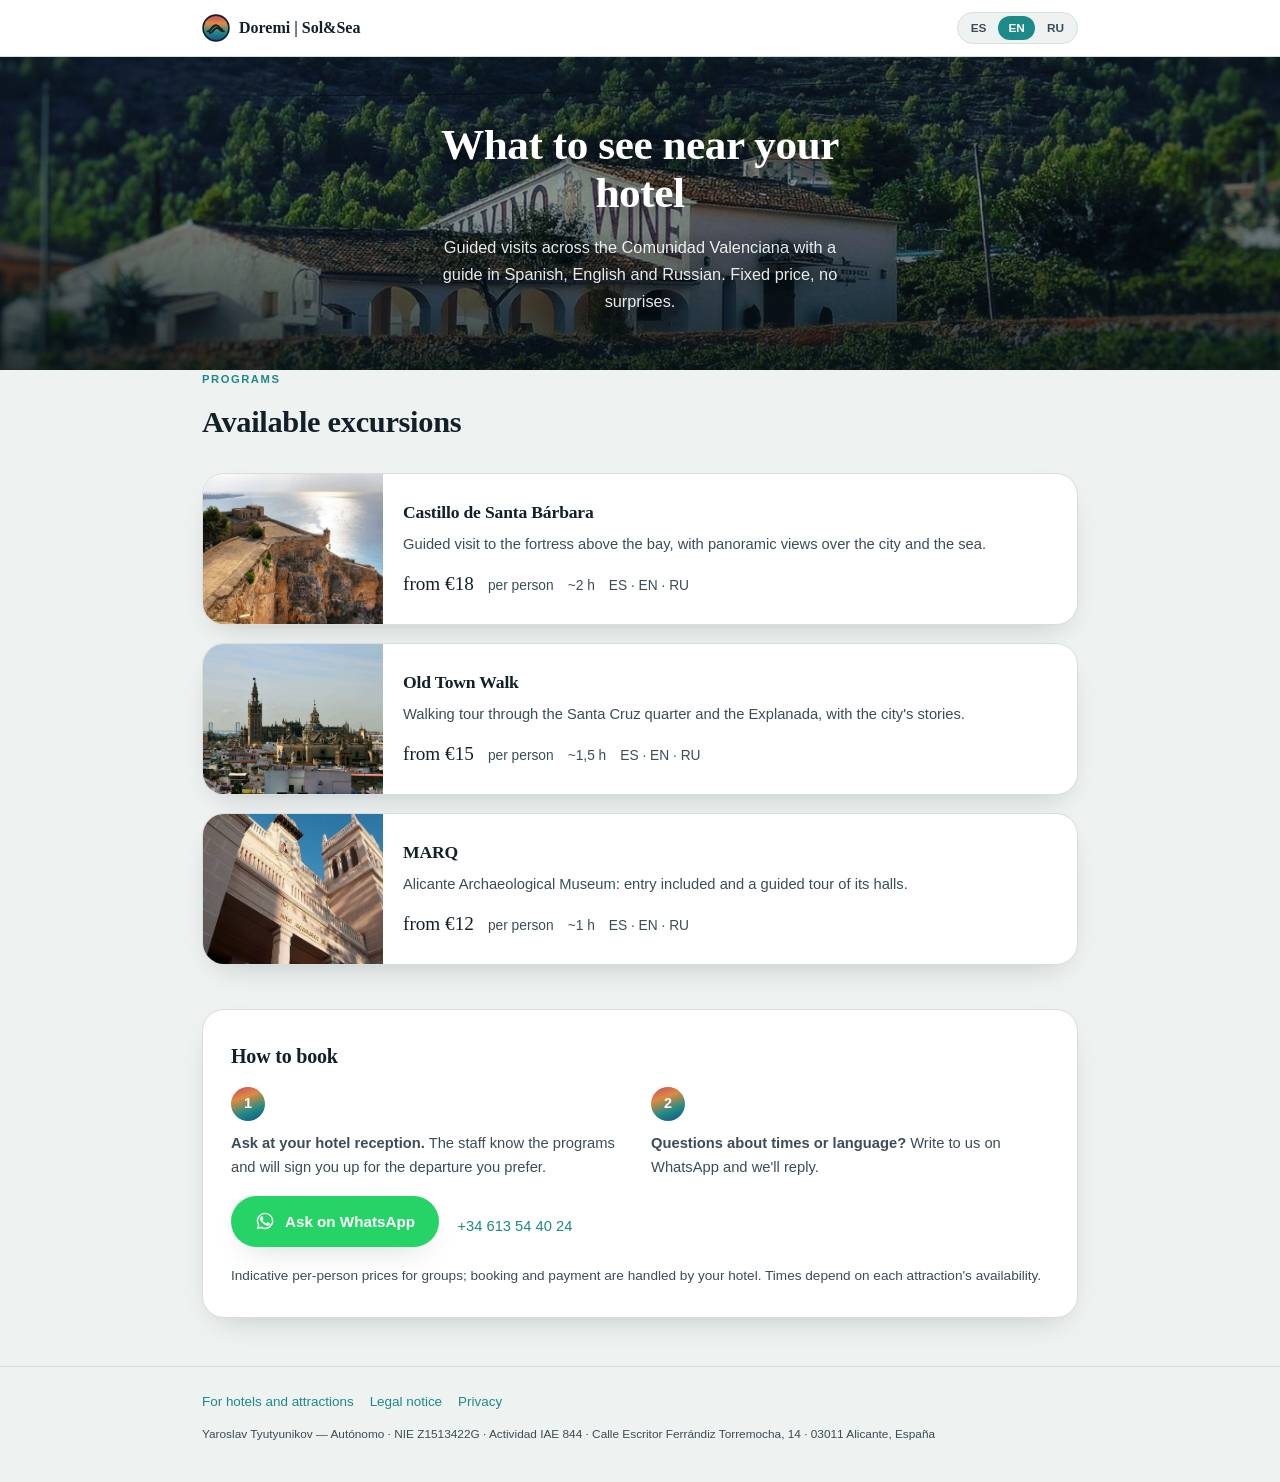
<file: public/guest.html>
<!DOCTYPE html>
<html lang="es">
<head>
<meta charset="utf-8">
<meta name="viewport" content="width=device-width, initial-scale=1">
<title>Qué ver cerca — Doremi | Sol&amp;Sea</title>
<meta name="description" content="Excursiones y visitas guiadas cerca de su hotel en la Comunidad Valenciana: castillo, casco antiguo, museo. Precios por persona y reserva en recepción.">
<link rel="canonical" href="https://doremisolandsea.com/guest.html">
<link rel="icon" href="/favicon.svg" type="image/svg+xml">
<link rel="icon" href="/favicon-32.png" sizes="32x32" type="image/png">
<link rel="apple-touch-icon" href="/apple-touch-icon.png">
<meta property="og:type" content="website">
<meta property="og:title" content="Qué ver cerca de su hotel — Doremi | Sol&amp;Sea">
<meta property="og:description" content="Excursiones y visitas guiadas en la Comunidad Valenciana. Pregunte en recepción de su hotel.">
<meta property="og:url" content="https://doremisolandsea.com/guest.html">
<meta property="og:image" content="https://doremisolandsea.com/og.jpg">
<meta name="theme-color" content="#0d1a20">
<script>
  (function(){
    try{
      var saved = localStorage.getItem('lang'), lang = saved;
      if(!lang){
        var nav = ((navigator.languages && navigator.languages[0]) || navigator.language || 'es').toLowerCase();
        lang = nav.indexOf('ru') === 0 ? 'ru' : (nav.indexOf('es') === 0 ? 'es' : 'en');
      }
      if(lang !== 'es'){ document.documentElement.classList.add('lang-' + lang); }
      document.documentElement.setAttribute('lang', lang);
    }catch(e){}
  })();
</script>
<style>
  :root{
    --ink:#122029; --ink-soft:#3c4d55; --paper:#eef2f1; --paper-raised:#ffffff;
    --line:#d7dedb; --accent:#1c8a86; --rose:#c0466b;
    --wave-gradient: linear-gradient(160deg, #c0466b 0%, #e08a3f 32%, #1c8a86 68%, #1d4d84 100%);
    --shadow: 0 12px 32px -16px rgba(18,32,41,0.28);
    --radius: 22px;
  }
  @media (prefers-color-scheme: dark){
    :root{
      --ink:#eef2f1; --ink-soft:#aab8bd; --paper:#0d1a20; --paper-raised:#132530;
      --line:#22383f; --accent:#3fb6ae; --shadow: 0 12px 36px -16px rgba(0,0,0,0.6);
    }
  }
  *{ box-sizing:border-box; }
  html,body{ margin:0; padding:0; }
  body{
    background:var(--paper); color:var(--ink); line-height:1.65;
    font-family:"Avenir Next","Segoe UI","Helvetica Neue",Arial,sans-serif;
    -webkit-font-smoothing:antialiased;
  }
  [lang-en], [lang-ru]{ display:none; }
  html.lang-en [lang-es], html.lang-ru [lang-es]{ display:none; }
  html.lang-en [lang-en]{ display:revert; }
  html.lang-ru [lang-ru]{ display:revert; }

  .wrap{ max-width:920px; margin:0 auto; padding:0 22px; }
  h1,h2,h3{
    font-family:"Iowan Old Style","Palatino Linotype",Palatino,Georgia,serif;
    font-weight:600; letter-spacing:-0.01em; margin:0; overflow-wrap:break-word;
  }
  p{ margin:0; color:var(--ink-soft); }

  /* шапка */
  header{ background:var(--paper-raised); border-bottom:1px solid var(--line); }
  /* только вертикальные отступы — поля по бокам приходят от .wrap */
  .header-inner{ display:flex; align-items:center; justify-content:space-between; gap:14px; padding-top:12px; padding-bottom:12px; }
  .brand{ display:flex; align-items:center; gap:9px; text-decoration:none; color:var(--ink); }
  .brand-name{ font-family:"Iowan Old Style",Palatino,Georgia,serif; font-size:1rem; font-weight:700; white-space:nowrap; }
  .lang-toggle{ display:flex; border:1px solid var(--line); border-radius:999px; padding:3px; background:var(--paper); gap:2px; }
  .lang-toggle button{
    border:none; background:none; padding:5px 10px; border-radius:999px; font-family:inherit;
    font-size:0.74rem; font-weight:700; color:var(--ink-soft); cursor:pointer;
  }
  .lang-toggle button[aria-pressed="true"]{ background:var(--accent); color:#fff; }

  /* первый экран */
  .hero{
    position:relative; padding:64px 0 56px; color:#fff; text-align:center; isolation:isolate;
  }
  .hero::before{
    content:""; position:absolute; inset:0; z-index:-2;
    background:url('assets/hero/01-alicante.jpg') center/cover, #0b1519;
  }
  .hero::after{
    content:""; position:absolute; inset:0; z-index:-1;
    background:linear-gradient(180deg, rgba(6,17,22,0.6), rgba(6,17,22,0.42) 45%, rgba(6,17,22,0.82));
  }
  .hero h1{ font-size:clamp(1.9rem,4.4vw,2.7rem); line-height:1.12; max-width:20ch; margin:0 auto; text-shadow:0 2px 22px rgba(0,0,0,0.45); }
  .hero p{ margin:16px auto 0; max-width:44ch; color:rgba(255,255,255,0.9); font-size:1.02rem; text-shadow:0 1px 14px rgba(0,0,0,0.45); }

  /* программы */
  main{ padding:48px 0 12px; }
  .eyebrow{ font-size:0.7rem; letter-spacing:0.14em; text-transform:uppercase; color:var(--accent); font-weight:700; margin:0 0 8px; }
  .section-head{ margin-bottom:26px; }
  .section-head h2{ font-size:clamp(1.4rem,3vw,1.9rem); }
  .tours{ display:grid; gap:18px; }
  .tour{
    display:grid; grid-template-columns:180px 1fr; gap:20px; align-items:center;
    background:var(--paper-raised); border:1px solid var(--line); border-radius:var(--radius);
    overflow:hidden; box-shadow:var(--shadow);
  }
  .tour-photo{ background-size:cover; background-position:center; min-height:150px; height:100%; }
  .tour-body{ padding:18px 22px 18px 0; }
  .tour h3{ font-size:1.1rem; margin-bottom:5px; }
  .tour p{ font-size:0.92rem; }
  .tour-meta{
    display:flex; align-items:baseline; gap:14px; flex-wrap:wrap; margin-top:12px;
    font-size:0.86rem; color:var(--ink-soft);
  }
  .tour-price{ font-family:"Iowan Old Style",Georgia,serif; font-size:1.2rem; color:var(--ink); }

  /* как забронировать */
  .booking{
    margin:44px 0 8px; background:var(--paper-raised); border:1px solid var(--line);
    border-radius:var(--radius); padding:30px 28px; box-shadow:var(--shadow);
  }
  .booking h2{ font-size:1.25rem; margin-bottom:14px; }
  .steps{ display:grid; grid-template-columns:1fr 1fr; gap:22px; margin-top:8px; }
  .step-num{
    width:34px; height:34px; border-radius:50%; background:var(--wave-gradient); color:#fff;
    display:flex; align-items:center; justify-content:center; font-weight:700; font-size:0.9rem; margin-bottom:10px;
  }
  .step p{ font-size:0.92rem; }
  .wa-btn{
    display:inline-flex; align-items:center; justify-content:center; gap:10px; margin-top:16px;
    padding:13px 24px; border-radius:999px; background:#25d366; color:#fff;
    text-decoration:none; font-weight:700; font-size:0.95rem; box-shadow:var(--shadow);
  }
  .wa-btn svg{ width:20px; height:20px; fill:#fff; }
  .call{ display:inline-block; margin-top:12px; margin-left:14px; font-size:0.92rem; color:var(--accent); text-decoration:none; }
  .note{ margin-top:18px; font-size:0.85rem; color:var(--ink-soft); }

  footer{ border-top:1px solid var(--line); margin-top:48px; padding:24px 0 38px; }
  .footer-links{ display:flex; gap:16px; flex-wrap:wrap; margin-bottom:12px; }
  .footer-links a{ font-size:0.84rem; color:var(--accent); text-decoration:none; }
  .footer-legal{ font-size:0.74rem; color:var(--ink-soft); line-height:1.6; }

  @media (max-width:640px){
    .tour{ grid-template-columns:1fr; }
    .tour-photo{ min-height:170px; }
    .tour-body{ padding:0 20px 20px; }
    .steps{ grid-template-columns:1fr; }
    .call{ margin-left:0; display:block; }
  }
  @media (prefers-reduced-motion: reduce){ *{ transition:none !important; animation:none !important; } }
</style>
</head>
<body>

<header>
  <div class="wrap header-inner">
    <a class="brand" href="/">
      <svg width="28" height="28" viewBox="0 0 100 100" aria-hidden="true">
        <defs><linearGradient id="g" x1="0" y1="0" x2="0" y2="1">
          <stop offset="0%" stop-color="#c0466b"/><stop offset="32%" stop-color="#e08a3f"/>
          <stop offset="68%" stop-color="#1c8a86"/><stop offset="100%" stop-color="#1d4d84"/>
        </linearGradient></defs>
        <circle cx="50" cy="50" r="46" fill="url(#g)" stroke="currentColor" stroke-width="6"/>
        <path d="M20 62 C34 62 34 40 50 40 C62 40 62 55 72 55" fill="none" stroke="currentColor" stroke-width="7" stroke-linecap="round"/>
        <path d="M28 68 C40 68 40 50 54 50 C64 50 64 62 78 62" fill="none" stroke="currentColor" stroke-width="7" stroke-linecap="round"/>
      </svg>
      <span class="brand-name">Doremi | Sol&amp;Sea</span>
    </a>
    <div class="lang-toggle" role="group" aria-label="Idioma">
      <button id="btn-es" type="button" aria-pressed="true" onclick="setLang('es')">ES</button>
      <button id="btn-en" type="button" aria-pressed="false" onclick="setLang('en')">EN</button>
      <button id="btn-ru" type="button" aria-pressed="false" onclick="setLang('ru')">RU</button>
    </div>
  </div>
</header>

<section class="hero">
  <div class="wrap">
    <h1>
      <span lang-es>Qué ver cerca de su hotel</span>
      <span lang-en>What to see near your hotel</span>
      <span lang-ru>Что посмотреть рядом с отелем</span>
    </h1>
    <p>
      <span lang-es>Visitas guiadas por la Comunidad Valenciana con guía en español, inglés y ruso. Precio cerrado, sin sorpresas.</span>
      <span lang-en>Guided visits across the Comunidad Valenciana with a guide in Spanish, English and Russian. Fixed price, no surprises.</span>
      <span lang-ru>Экскурсии по Валенсийской автономии с гидом на испанском, английском и русском. Фиксированная цена, без сюрпризов.</span>
    </p>
  </div>
</section>

<main class="wrap">
  <div class="section-head">
    <p class="eyebrow"><span lang-es>Programas</span><span lang-en>Programs</span><span lang-ru>Программы</span></p>
    <h2><span lang-es>Excursiones disponibles</span><span lang-en>Available excursions</span><span lang-ru>Доступные экскурсии</span></h2>
  </div>

  <div class="tours">
    <article class="tour">
      <div class="tour-photo" style="background-image:url('assets/hero/exc1.jpg')" role="img" aria-label="Castillo de Santa Bárbara"></div>
      <div class="tour-body">
        <h3>Castillo de Santa Bárbara</h3>
        <p>
          <span lang-es>Visita guiada a la fortaleza sobre la bahía, con vistas panorámicas de la ciudad y el mar.</span>
          <span lang-en>Guided visit to the fortress above the bay, with panoramic views over the city and the sea.</span>
          <span lang-ru>Экскурсия по крепости над бухтой с панорамным видом на город и море.</span>
        </p>
        <div class="tour-meta">
          <span class="tour-price"><span lang-es>desde 18 €</span><span lang-en>from €18</span><span lang-ru>от 18 €</span></span>
          <span><span lang-es>por persona</span><span lang-en>per person</span><span lang-ru>с человека</span></span>
          <span>~2 h</span>
          <span>ES · EN · RU</span>
        </div>
      </div>
    </article>

    <article class="tour">
      <div class="tour-photo" style="background-image:url('assets/hero/exc2.jpg')" role="img" aria-label="Casco Antiguo"></div>
      <div class="tour-body">
        <h3><span lang-es>Casco Antiguo</span><span lang-en>Old Town Walk</span><span lang-ru>Старый город</span></h3>
        <p>
          <span lang-es>Paseo a pie por el barrio de Santa Cruz y la Explanada, con las historias de la ciudad.</span>
          <span lang-en>Walking tour through the Santa Cruz quarter and the Explanada, with the city's stories.</span>
          <span lang-ru>Пешая прогулка по кварталу Санта-Крус и набережной Эспланада с историями города.</span>
        </p>
        <div class="tour-meta">
          <span class="tour-price"><span lang-es>desde 15 €</span><span lang-en>from €15</span><span lang-ru>от 15 €</span></span>
          <span><span lang-es>por persona</span><span lang-en>per person</span><span lang-ru>с человека</span></span>
          <span>~1,5 h</span>
          <span>ES · EN · RU</span>
        </div>
      </div>
    </article>

    <article class="tour">
      <div class="tour-photo" style="background-image:url('assets/hero/exc3.jpg')" role="img" aria-label="MARQ"></div>
      <div class="tour-body">
        <h3>MARQ</h3>
        <p>
          <span lang-es>Museo Arqueológico de Alicante: entrada incluida y visita guiada por sus salas.</span>
          <span lang-en>Alicante Archaeological Museum: entry included and a guided tour of its halls.</span>
          <span lang-ru>Археологический музей Аликанте: билет включён, экскурсия по залам.</span>
        </p>
        <div class="tour-meta">
          <span class="tour-price"><span lang-es>desde 12 €</span><span lang-en>from €12</span><span lang-ru>от 12 €</span></span>
          <span><span lang-es>por persona</span><span lang-en>per person</span><span lang-ru>с человека</span></span>
          <span>~1 h</span>
          <span>ES · EN · RU</span>
        </div>
      </div>
    </article>
  </div>

  <section class="booking">
    <h2><span lang-es>Cómo reservar</span><span lang-en>How to book</span><span lang-ru>Как забронировать</span></h2>
    <div class="steps">
      <div class="step">
        <div class="step-num">1</div>
        <p>
          <span lang-es><strong>Pregunte en la recepción de su hotel.</strong> El personal conoce los programas y le apunta a la salida que prefiera.</span>
          <span lang-en><strong>Ask at your hotel reception.</strong> The staff know the programs and will sign you up for the departure you prefer.</span>
          <span lang-ru><strong>Спросите на ресепшене отеля.</strong> Сотрудники знают программы и запишут вас на удобное время.</span>
        </p>
      </div>
      <div class="step">
        <div class="step-num">2</div>
        <p>
          <span lang-es><strong>¿Dudas sobre horarios o idioma?</strong> Escríbanos por WhatsApp y le respondemos.</span>
          <span lang-en><strong>Questions about times or language?</strong> Write to us on WhatsApp and we'll reply.</span>
          <span lang-ru><strong>Вопросы о времени или языке?</strong> Напишите нам в WhatsApp — ответим.</span>
        </p>
      </div>
    </div>

    <a class="wa-btn" id="wa-link" href="#" target="_blank" rel="noopener">
      <svg viewBox="0 0 24 24" aria-hidden="true">
        <path d="M17.47 14.38c-.3-.15-1.75-.86-2.02-.96-.27-.1-.47-.15-.67.15-.2.3-.77.96-.94 1.16-.17.2-.35.22-.64.08-.3-.15-1.25-.46-2.38-1.47-.88-.78-1.47-1.75-1.65-2.05-.17-.3-.02-.46.13-.6.13-.13.3-.35.45-.52.15-.17.2-.3.3-.5.1-.2.05-.37-.02-.52-.08-.15-.67-1.6-.92-2.2-.24-.58-.49-.5-.67-.51h-.57c-.2 0-.52.07-.79.37-.27.3-1.04 1.01-1.04 2.47s1.06 2.86 1.21 3.06c.15.2 2.1 3.2 5.08 4.49.71.3 1.26.49 1.69.63.71.22 1.36.19 1.87.12.57-.09 1.75-.72 2-1.41.25-.7.25-1.29.17-1.41-.07-.13-.27-.2-.57-.35z"/>
        <path d="M12.04 2C6.58 2 2.13 6.45 2.13 11.91c0 1.75.46 3.45 1.32 4.95L2 22l5.25-1.38a9.9 9.9 0 0 0 4.79 1.22h.01c5.46 0 9.91-4.45 9.91-9.91C21.96 6.45 17.5 2 12.04 2zm0 18.02h-.01a8.2 8.2 0 0 1-4.19-1.15l-.3-.18-3.12.82.83-3.04-.2-.31a8.17 8.17 0 0 1-1.25-4.35c0-4.54 3.7-8.23 8.24-8.23 2.2 0 4.27.86 5.83 2.41a8.18 8.18 0 0 1 2.41 5.83c0 4.54-3.7 8.2-8.24 8.2z"/>
      </svg>
      <span lang-es>Preguntar por WhatsApp</span><span lang-en>Ask on WhatsApp</span><span lang-ru>Спросить в WhatsApp</span>
    </a>
    <a class="call" href="tel:+34613544024">+34 613 54 40 24</a>

    <p class="note">
      <span lang-es>Precios orientativos por persona para grupos; la reserva y el pago se realizan en su hotel. Los horarios dependen de la disponibilidad de cada atracción.</span>
      <span lang-en>Indicative per-person prices for groups; booking and payment are handled by your hotel. Times depend on each attraction's availability.</span>
      <span lang-ru>Ориентировочные цены с человека для групп; бронирование и оплата — через ваш отель. Время зависит от доступности каждого объекта.</span>
    </p>
  </section>
</main>

<footer>
  <div class="wrap">
    <div class="footer-links">
      <a href="/"><span lang-es>Para hoteles y atracciones</span><span lang-en>For hotels and attractions</span><span lang-ru>Отелям и объектам</span></a>
      <a href="/aviso-legal.html"><span lang-es>Aviso legal</span><span lang-en>Legal notice</span><span lang-ru>Правовая информация</span></a>
      <a href="/privacidad.html"><span lang-es>Privacidad</span><span lang-en>Privacy</span><span lang-ru>Конфиденциальность</span></a>
    </div>
    <div class="footer-legal">
      Yaroslav Tyutyunikov — Autónomo · NIE Z1513422G · Actividad IAE 844 ·
      Calle Escritor Ferrándiz Torremocha, 14 · 03011 Alicante, España
    </div>
  </div>
</footer>

<script>
  var WA = {
    es: 'https://wa.me/34613544024?text=' + encodeURIComponent('Hola, estoy en un hotel de la zona y me interesan las excursiones.'),
    en: 'https://wa.me/34613544024?text=' + encodeURIComponent("Hello, I'm staying at a hotel nearby and I'm interested in the excursions."),
    ru: 'https://wa.me/34613544024?text=' + encodeURIComponent('Здравствуйте, я в отеле поблизости, интересуют экскурсии.')
  };
  function setLang(lang){
    var root = document.documentElement;
    root.classList.toggle('lang-en', lang === 'en');
    root.classList.toggle('lang-ru', lang === 'ru');
    ['es','en','ru'].forEach(function(code){
      var b = document.getElementById('btn-' + code);
      if(b){ b.setAttribute('aria-pressed', code === lang); }
    });
    root.setAttribute('lang', lang);
    document.getElementById('wa-link').href = WA[lang] || WA.es;
    try{ localStorage.setItem('lang', lang); }catch(e){}
  }
  setLang(document.documentElement.getAttribute('lang') || 'es');
</script>
</body>
</html>
</file>
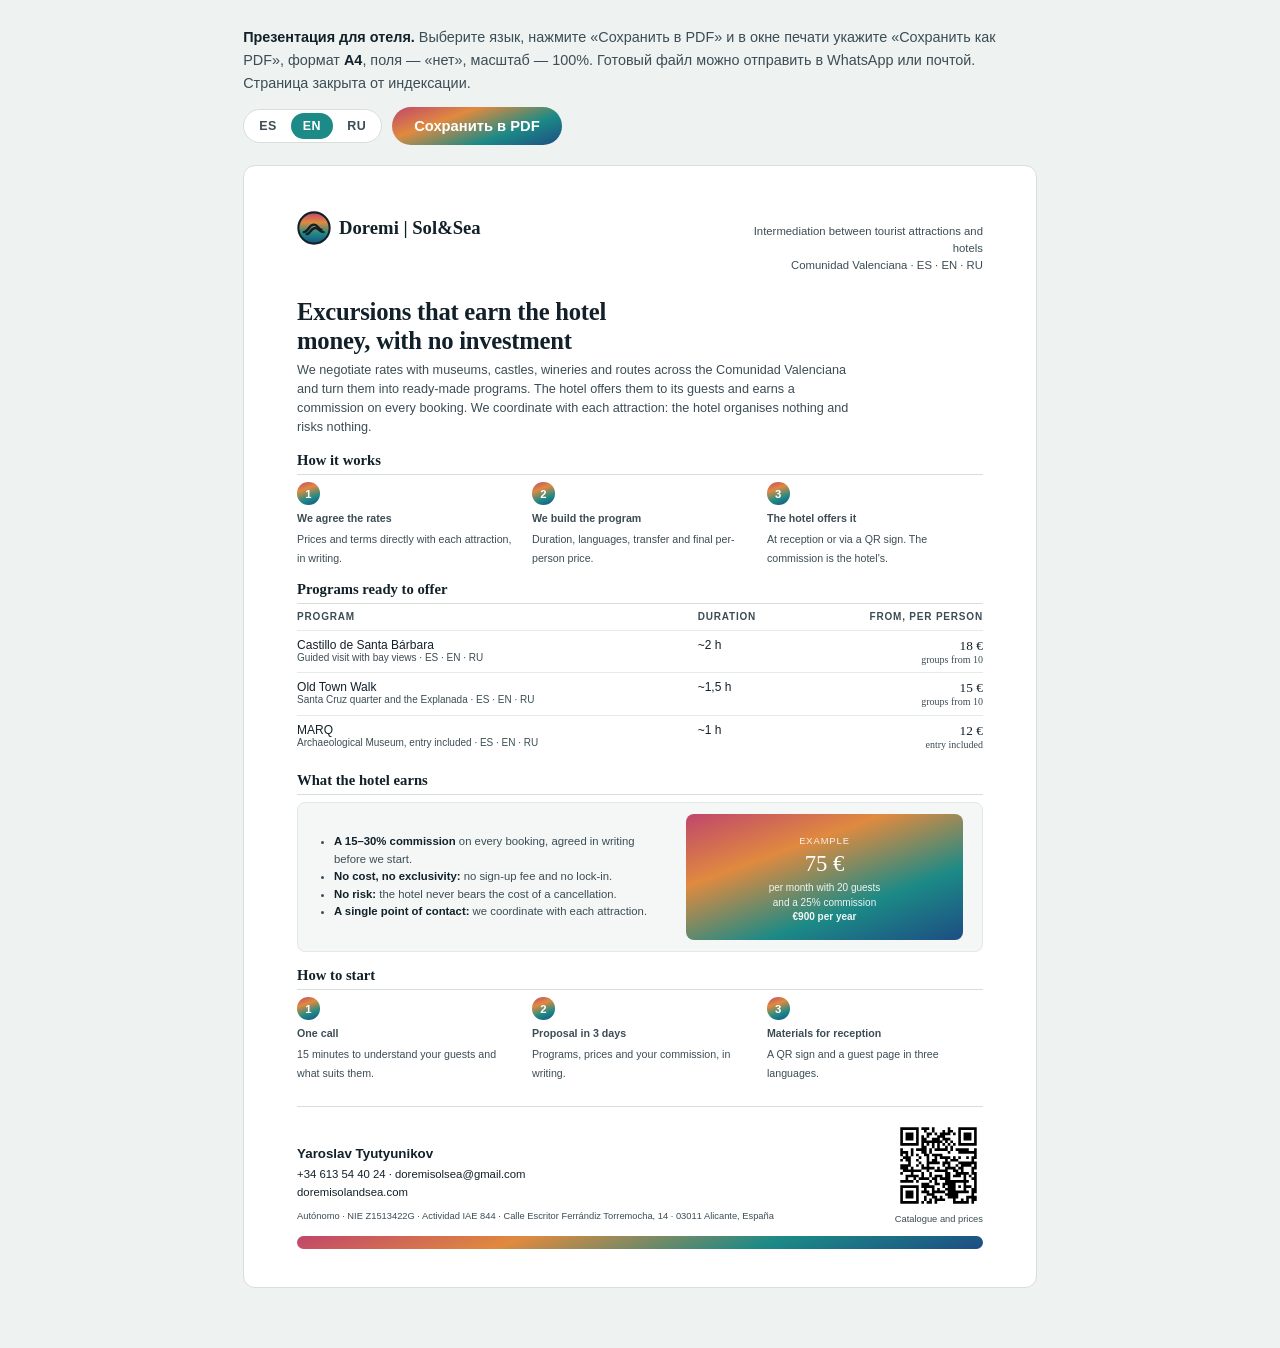
<file: public/presentacion.html>
<!DOCTYPE html>
<html lang="es">
<head>
<meta charset="utf-8">
<meta name="viewport" content="width=device-width, initial-scale=1">
<meta name="robots" content="noindex">
<title>Presentación para hoteles — Doremi | Sol&amp;Sea</title>
<link rel="icon" href="/favicon.svg" type="image/svg+xml">
<script>
  (function(){
    try{
      var saved = localStorage.getItem('lang'), lang = saved;
      if(!lang){
        var nav = ((navigator.languages && navigator.languages[0]) || navigator.language || 'es').toLowerCase();
        lang = nav.indexOf('ru') === 0 ? 'ru' : (nav.indexOf('es') === 0 ? 'es' : 'en');
      }
      if(lang !== 'es'){ document.documentElement.classList.add('lang-' + lang); }
      document.documentElement.setAttribute('lang', lang);
    }catch(e){}
  })();
</script>
<style>
  :root{
    --ink:#122029; --ink-soft:#3c4d55; --paper:#eef2f1; --line:#d7dedb; --accent:#1c8a86;
    --wave-gradient: linear-gradient(160deg, #c0466b 0%, #e08a3f 32%, #1c8a86 68%, #1d4d84 100%);
  }
  *{ box-sizing:border-box; }
  html,body{ margin:0; padding:0; }
  body{
    background:var(--paper); color:var(--ink);
    font-family:"Avenir Next","Segoe UI","Helvetica Neue",Arial,sans-serif;
    -webkit-font-smoothing:antialiased; padding:26px 16px 60px;
  }

  /* панель управления — на печать не идёт */
  .hint{ max-width:210mm; margin:0 auto 20px; font-size:0.9rem; color:var(--ink-soft); line-height:1.6; }
  .hint b{ color:var(--ink); }
  .hint-row{ display:flex; gap:10px; align-items:center; flex-wrap:wrap; margin-top:12px; }
  .hint button{
    padding:11px 22px; border:none; border-radius:999px; cursor:pointer;
    background:var(--wave-gradient); color:#fff; font-family:inherit; font-weight:700; font-size:0.92rem;
  }
  .lang-toggle{ display:inline-flex; gap:2px; background:#fff; border:1px solid var(--line); border-radius:999px; padding:3px; }
  .lang-toggle button{
    background:none; color:var(--ink-soft); border:none; border-radius:999px;
    padding:6px 12px; font-size:0.78rem; font-weight:700; letter-spacing:0.04em; cursor:pointer;
  }
  .lang-toggle button[aria-pressed="true"]{ background:var(--accent); color:#fff; }

  /* лист A4 */
  .sheet{
    width:210mm; min-height:297mm; margin:0 auto; background:#fff; color:#122029;
    border:1px solid var(--line); border-radius:12px; overflow:hidden;
    padding:12mm 14mm 10mm; display:flex; flex-direction:column;
  }
  .sheet header{ display:flex; align-items:flex-start; justify-content:space-between; gap:8mm; }
  .logo{ display:flex; align-items:center; gap:8px; }
  .logo span{ font-family:"Iowan Old Style",Palatino,Georgia,serif; font-size:14pt; font-weight:700; }
  .tagline{ font-size:8.5pt; color:#3c4d55; text-align:right; line-height:1.5; max-width:66mm; }

  .sheet h1{
    font-family:"Iowan Old Style",Palatino,Georgia,serif; font-weight:600;
    font-size:18.5pt; line-height:1.16; margin:3.5mm 0 1.5mm; letter-spacing:-0.01em;
  }
  .lede{ margin:0; font-size:9.5pt; line-height:1.5; color:#3c4d55; max-width:150mm; }

  h2{
    font-family:"Iowan Old Style",Georgia,serif; font-size:11pt; font-weight:600;
    margin:4mm 0 2mm; padding-bottom:1.2mm; border-bottom:1px solid #d7dedb;
  }

  .steps{ display:grid; grid-template-columns:repeat(3,1fr); gap:5mm; }
  .step b{ display:block; font-size:9pt; margin-bottom:0.8mm; }
  .step span{ font-size:8pt; color:#3c4d55; line-height:1.45; }
  .step i{
    display:flex; align-items:center; justify-content:center; font-style:normal;
    width:6mm; height:6mm; border-radius:50%; background:var(--wave-gradient);
    color:#fff; font-size:8.5pt; font-weight:700; margin-bottom:1.5mm;
  }

  table{ width:100%; border-collapse:collapse; font-size:9pt; }
  th{ text-align:left; font-size:7.5pt; letter-spacing:0.08em; text-transform:uppercase; color:#3c4d55; padding:0 0 2mm; font-weight:700; }
  td{ padding:1.9mm 0; border-top:1px solid #e6ebe9; vertical-align:top; }
  td.num{ text-align:right; white-space:nowrap; font-family:"Iowan Old Style",Georgia,serif; font-size:10pt; }
  td small{ display:block; color:#3c4d55; font-size:7.5pt; }

  .money{
    display:grid; grid-template-columns:1.25fr 1fr; gap:6mm; align-items:center;
    background:#f4f7f6; border:1px solid #e2e8e6; border-radius:8px; padding:3mm 5mm;
  }
  .money ul{ margin:0; padding-left:4.5mm; font-size:8.5pt; line-height:1.55; color:#3c4d55; }
  .money ul b{ color:#122029; }
  .example{ background:var(--wave-gradient); color:#fff; border-radius:8px; padding:4mm 5mm; text-align:center; }
  .example .cap{ font-size:7pt; letter-spacing:0.1em; text-transform:uppercase; opacity:0.9; }
  .example .sum{ font-family:"Iowan Old Style",Georgia,serif; font-size:17pt; line-height:1.15; display:block; margin:1mm 0; }
  .example small{ font-size:7.5pt; opacity:0.92; display:block; line-height:1.45; }

  .sheet footer{
    margin-top:auto; padding-top:4mm; border-top:1px solid #d7dedb;
    display:flex; justify-content:space-between; align-items:flex-end; gap:8mm;
  }
  .contacts{ font-size:8.5pt; line-height:1.6; }
  .contacts b{ font-size:10pt; }
  .contacts .legal{ font-size:7pt; color:#3c4d55; margin-top:2.5mm; line-height:1.5; }
  .qr{ text-align:center; flex:none; }
  .qr img{ width:23mm; height:23mm; display:block; }
  /* только внешний span: иначе display:block перебьёт скрытие языков */
  .qr > span{ display:block; font-size:7pt; color:#3c4d55; margin-top:1.5mm; }
  .wave{ height:3.5mm; background:var(--wave-gradient); border-radius:2mm; margin-top:3mm; }

  /* языки */
  [lang-en], [lang-ru]{ display:none; }
  html.lang-en [lang-es], html.lang-ru [lang-es]{ display:none; }
  html.lang-en [lang-en]{ display:revert; }
  html.lang-ru [lang-ru]{ display:revert; }

  @media print{
    @page{ size:A4 portrait; margin:0; }
    body{ background:#fff; padding:0; }
    .hint{ display:none; }
    .sheet{ width:210mm; min-height:297mm; border:none; border-radius:0; margin:0; }
  }
  @media (max-width:230mm){
    .sheet{ width:100%; min-height:0; padding:8mm; }
  }
</style>
</head>
<body>

<div class="hint">
  <b>Презентация для отеля.</b> Выберите язык, нажмите «Сохранить в PDF» и в окне печати
  укажите «Сохранить как PDF», формат <b>A4</b>, поля — «нет», масштаб — 100%.
  Готовый файл можно отправить в WhatsApp или почтой. Страница закрыта от индексации.
  <div class="hint-row">
    <div class="lang-toggle" role="group" aria-label="Idioma">
      <button id="btn-es" type="button" aria-pressed="true" onclick="setLang('es')">ES</button>
      <button id="btn-en" type="button" aria-pressed="false" onclick="setLang('en')">EN</button>
      <button id="btn-ru" type="button" aria-pressed="false" onclick="setLang('ru')">RU</button>
    </div>
    <button type="button" onclick="window.print()">Сохранить в PDF</button>
  </div>
</div>

<div class="sheet">
  <header>
    <div class="logo">
      <svg width="34" height="34" viewBox="0 0 100 100" aria-hidden="true">
        <defs><linearGradient id="g" x1="0" y1="0" x2="0" y2="1">
          <stop offset="0%" stop-color="#c0466b"/><stop offset="32%" stop-color="#e08a3f"/>
          <stop offset="68%" stop-color="#1c8a86"/><stop offset="100%" stop-color="#1d4d84"/>
        </linearGradient></defs>
        <circle cx="50" cy="50" r="46" fill="url(#g)" stroke="#122029" stroke-width="6"/>
        <path d="M20 62 C34 62 34 40 50 40 C62 40 62 55 72 55" fill="none" stroke="#122029" stroke-width="7" stroke-linecap="round"/>
        <path d="M28 68 C40 68 40 50 54 50 C64 50 64 62 78 62" fill="none" stroke="#122029" stroke-width="7" stroke-linecap="round"/>
      </svg>
      <span>Doremi | Sol&amp;Sea</span>
    </div>
    <p class="tagline">
      <span lang-es>Intermediación entre atracciones turísticas y hoteles<br>Comunidad Valenciana · ES · EN · RU</span>
      <span lang-en>Intermediation between tourist attractions and hotels<br>Comunidad Valenciana · ES · EN · RU</span>
      <span lang-ru>Посредничество между туристическими объектами и отелями<br>Валенсийская автономия · ES · EN · RU</span>
    </p>
  </header>

  <h1>
    <span lang-es>Excursiones que dan ingresos<br>al hotel, sin inversión</span>
    <span lang-en>Excursions that earn the hotel<br>money, with no investment</span>
    <span lang-ru>Экскурсии, которые приносят отелю<br>доход без вложений</span>
  </h1>

  <p class="lede">
    <span lang-es>Negociamos las tarifas con museos, castillos, bodegas y rutas de la Comunidad Valenciana y las convertimos en programas listos. El hotel se los ofrece a sus huéspedes y cobra comisión por cada reserva. Nosotros coordinamos con cada atracción; el hotel no organiza nada y no arriesga nada.</span>
    <span lang-en>We negotiate rates with museums, castles, wineries and routes across the Comunidad Valenciana and turn them into ready-made programs. The hotel offers them to its guests and earns a commission on every booking. We coordinate with each attraction: the hotel organises nothing and risks nothing.</span>
    <span lang-ru>Мы договариваемся о тарифах с музеями, крепостями, винодельнями и маршрутами Валенсийской автономии и собираем из них готовые программы. Отель предлагает их гостям и получает комиссию с каждого бронирования. Координируем работу с объектами мы: отель ничего не организует и ничем не рискует.</span>
  </p>

  <h2><span lang-es>Cómo funciona</span><span lang-en>How it works</span><span lang-ru>Как это работает</span></h2>
  <div class="steps">
    <div class="step">
      <i>1</i>
      <b><span lang-es>Acordamos las tarifas</span><span lang-en>We agree the rates</span><span lang-ru>Договариваемся о тарифах</span></b>
      <span lang-es>Precios y condiciones directamente con cada atracción, por escrito.</span>
      <span lang-en>Prices and terms directly with each attraction, in writing.</span>
      <span lang-ru>Цены и условия — напрямую с каждым объектом, письменно.</span>
    </div>
    <div class="step">
      <i>2</i>
      <b><span lang-es>Preparamos el programa</span><span lang-en>We build the program</span><span lang-ru>Готовим программу</span></b>
      <span lang-es>Duración, idiomas, traslado y precio final por persona.</span>
      <span lang-en>Duration, languages, transfer and final per-person price.</span>
      <span lang-ru>Длительность, языки, трансфер и итоговая цена с человека.</span>
    </div>
    <div class="step">
      <i>3</i>
      <b><span lang-es>El hotel lo ofrece</span><span lang-en>The hotel offers it</span><span lang-ru>Отель предлагает гостю</span></b>
      <span lang-es>En recepción o con un cartel QR. La comisión es del hotel.</span>
      <span lang-en>At reception or via a QR sign. The commission is the hotel's.</span>
      <span lang-ru>На ресепшене или через табличку с QR. Комиссия — отелю.</span>
    </div>
  </div>

  <h2><span lang-es>Programas listos para ofrecer</span><span lang-en>Programs ready to offer</span><span lang-ru>Готовые программы</span></h2>
  <table>
    <thead>
      <tr>
        <th><span lang-es>Programa</span><span lang-en>Program</span><span lang-ru>Программа</span></th>
        <th><span lang-es>Duración</span><span lang-en>Duration</span><span lang-ru>Длительность</span></th>
        <th style="text-align:right"><span lang-es>Desde, por persona</span><span lang-en>From, per person</span><span lang-ru>От, с человека</span></th>
      </tr>
    </thead>
    <tbody>
      <tr>
        <td>Castillo de Santa Bárbara
          <small><span lang-es>Visita guiada con vistas de la bahía · ES · EN · RU</span><span lang-en>Guided visit with bay views · ES · EN · RU</span><span lang-ru>Экскурсия с видом на бухту · ES · EN · RU</span></small>
        </td>
        <td>~2 h</td>
        <td class="num">18 €<small><span lang-es>grupo desde 10</span><span lang-en>groups from 10</span><span lang-ru>группа от 10</span></small></td>
      </tr>
      <tr>
        <td><span lang-es>Casco Antiguo</span><span lang-en>Old Town Walk</span><span lang-ru>Старый город</span>
          <small><span lang-es>Barrio de Santa Cruz y la Explanada · ES · EN · RU</span><span lang-en>Santa Cruz quarter and the Explanada · ES · EN · RU</span><span lang-ru>Квартал Санта-Крус и набережная · ES · EN · RU</span></small>
        </td>
        <td>~1,5 h</td>
        <td class="num">15 €<small><span lang-es>grupo desde 10</span><span lang-en>groups from 10</span><span lang-ru>группа от 10</span></small></td>
      </tr>
      <tr>
        <td>MARQ
          <small><span lang-es>Museo Arqueológico, entrada incluida · ES · EN · RU</span><span lang-en>Archaeological Museum, entry included · ES · EN · RU</span><span lang-ru>Археологический музей, вход включён · ES · EN · RU</span></small>
        </td>
        <td>~1 h</td>
        <td class="num">12 €<small><span lang-es>entrada incluida</span><span lang-en>entry included</span><span lang-ru>вход включён</span></small></td>
      </tr>
    </tbody>
  </table>

  <h2><span lang-es>Qué gana el hotel</span><span lang-en>What the hotel earns</span><span lang-ru>Что получает отель</span></h2>
  <div class="money">
    <ul>
      <li><span lang-es><b>Comisión del 15% al 30%</b> de cada reserva, fijada por escrito antes de empezar.</span><span lang-en><b>A 15–30% commission</b> on every booking, agreed in writing before we start.</span><span lang-ru><b>Комиссия 15–30%</b> с каждого бронирования, зафиксирована письменно до старта.</span></li>
      <li><span lang-es><b>Sin coste ni exclusividad:</b> no hay cuota de alta ni permanencia.</span><span lang-en><b>No cost, no exclusivity:</b> no sign-up fee and no lock-in.</span><span lang-ru><b>Без платы и эксклюзива:</b> ни взноса за подключение, ни обязательного срока.</span></li>
      <li><span lang-es><b>Sin riesgo:</b> el hotel no asume el coste de una cancelación.</span><span lang-en><b>No risk:</b> the hotel never bears the cost of a cancellation.</span><span lang-ru><b>Без риска:</b> расходы по отмене отель не несёт.</span></li>
      <li><span lang-es><b>Un solo interlocutor:</b> coordinamos con cada atracción nosotros.</span><span lang-en><b>A single point of contact:</b> we coordinate with each attraction.</span><span lang-ru><b>Один собеседник:</b> с объектами работаем мы.</span></li>
    </ul>
    <div class="example">
      <span class="cap"><span lang-es>Ejemplo</span><span lang-en>Example</span><span lang-ru>Пример</span></span>
      <span class="sum">75 €</span>
      <small>
        <span lang-es>al mes con 20 huéspedes<br>y una comisión del 25%<br><b>900 € al año</b></span>
        <span lang-en>per month with 20 guests<br>and a 25% commission<br><b>€900 per year</b></span>
        <span lang-ru>в месяц при 20 гостях<br>и комиссии 25%<br><b>900 € в год</b></span>
      </small>
    </div>
  </div>

  <h2><span lang-es>Cómo empezar</span><span lang-en>How to start</span><span lang-ru>Как начать</span></h2>
  <div class="steps">
    <div class="step">
      <i>1</i>
      <b><span lang-es>Una llamada</span><span lang-en>One call</span><span lang-ru>Один звонок</span></b>
      <span lang-es>15 minutos para entender qué huéspedes tiene y qué les encaja.</span>
      <span lang-en>15 minutes to understand your guests and what suits them.</span>
      <span lang-ru>15 минут, чтобы понять ваших гостей и что им подойдёт.</span>
    </div>
    <div class="step">
      <i>2</i>
      <b><span lang-es>Propuesta en 3 días</span><span lang-en>Proposal in 3 days</span><span lang-ru>Предложение за 3 дня</span></b>
      <span lang-es>Programas, precios y su comisión, por escrito.</span>
      <span lang-en>Programs, prices and your commission, in writing.</span>
      <span lang-ru>Программы, цены и ваша комиссия — письменно.</span>
    </div>
    <div class="step">
      <i>3</i>
      <b><span lang-es>Materiales para recepción</span><span lang-en>Materials for reception</span><span lang-ru>Материалы на ресепшен</span></b>
      <span lang-es>Cartel con QR y página para el huésped en tres idiomas.</span>
      <span lang-en>A QR sign and a guest page in three languages.</span>
      <span lang-ru>Табличка с QR и страница для гостя на трёх языках.</span>
    </div>
  </div>

  <footer>
    <div class="contacts">
      <b>Yaroslav Tyutyunikov</b><br>
      +34 613 54 40 24 · doremisolsea@gmail.com<br>
      doremisolandsea.com
      <div class="legal">
        Autónomo · NIE Z1513422G · Actividad IAE 844 · Calle Escritor Ferrándiz Torremocha, 14 · 03011 Alicante, España
      </div>
    </div>
    <div class="qr">
      <img src="assets/qr-site.svg" alt="QR: doremisolandsea.com" width="98" height="98">
      <span><span lang-es>Catálogo y precios</span><span lang-en>Catalogue and prices</span><span lang-ru>Каталог и цены</span></span>
    </div>
  </footer>
  <div class="wave"></div>
</div>

<script>
  function setLang(lang){
    var root = document.documentElement;
    root.classList.remove('lang-en', 'lang-ru');
    if(lang !== 'es'){ root.classList.add('lang-' + lang); }
    root.setAttribute('lang', lang);
    ['es','en','ru'].forEach(function(l){
      document.getElementById('btn-' + l).setAttribute('aria-pressed', l === lang);
    });
    try{ localStorage.setItem('lang', lang); }catch(e){}
  }
  (function(){
    var cls = document.documentElement.classList;
    setLang(cls.contains('lang-ru') ? 'ru' : (cls.contains('lang-en') ? 'en' : 'es'));
  })();
</script>

</body>
</html>
</file>
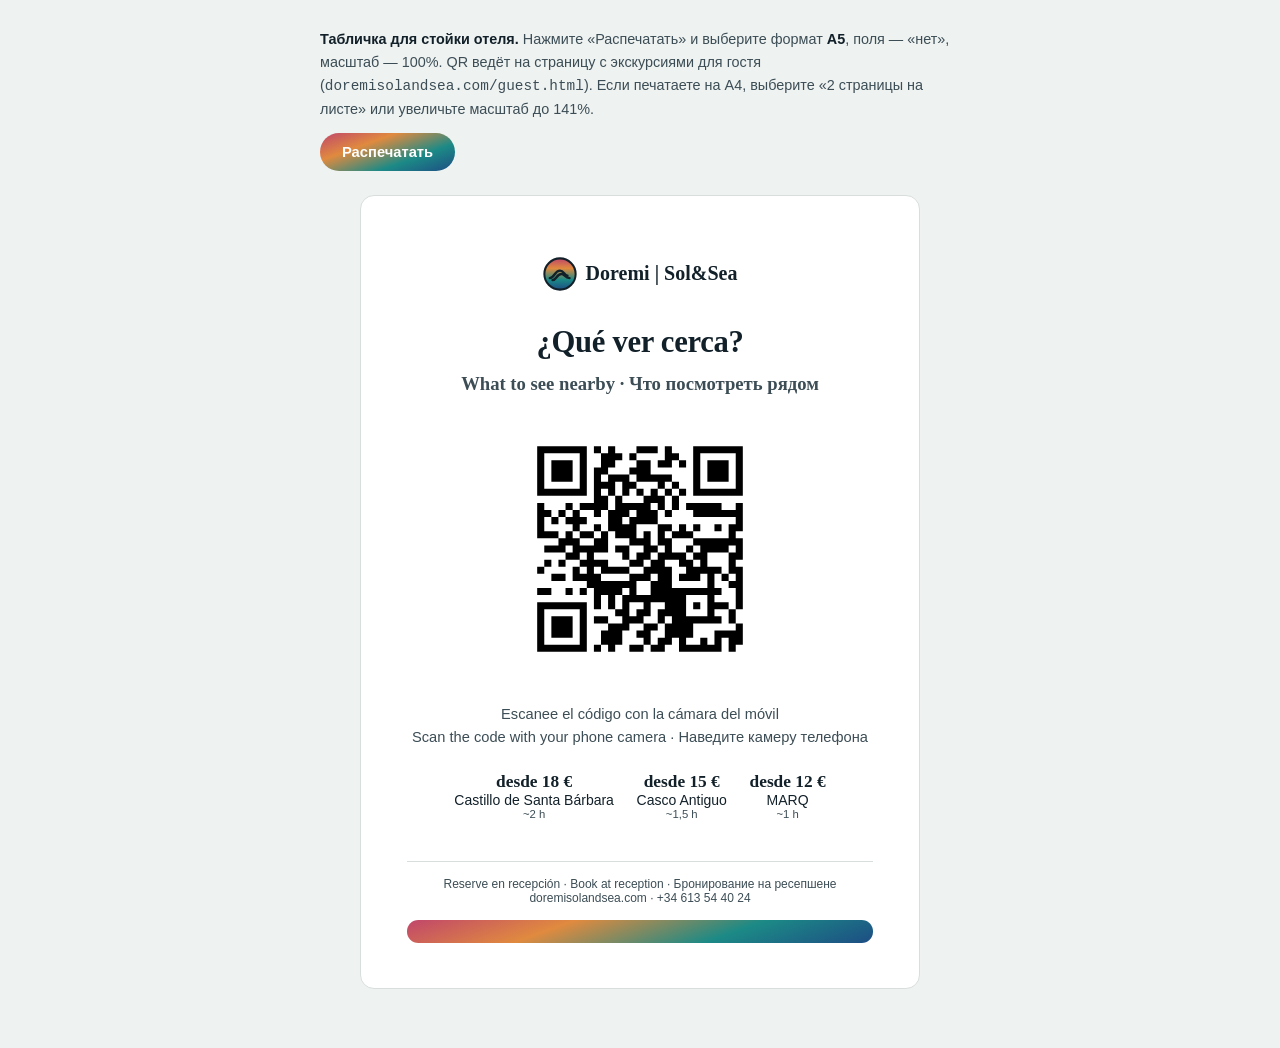
<file: public/qr-cartel.html>
<!DOCTYPE html>
<html lang="es">
<head>
<meta charset="utf-8">
<meta name="viewport" content="width=device-width, initial-scale=1">
<meta name="robots" content="noindex">
<title>Cartel QR para recepción — Doremi | Sol&amp;Sea</title>
<link rel="icon" href="/favicon.svg" type="image/svg+xml">
<style>
  :root{
    --ink:#122029; --ink-soft:#3c4d55; --paper:#eef2f1; --line:#d7dedb; --accent:#1c8a86;
    --wave-gradient: linear-gradient(160deg, #c0466b 0%, #e08a3f 32%, #1c8a86 68%, #1d4d84 100%);
  }
  *{ box-sizing:border-box; }
  html,body{ margin:0; padding:0; }
  body{
    background:var(--paper); color:var(--ink);
    font-family:"Avenir Next","Segoe UI","Helvetica Neue",Arial,sans-serif;
    -webkit-font-smoothing:antialiased; padding:28px 16px 60px;
  }
  .hint{
    max-width:640px; margin:0 auto 24px; font-size:0.9rem; color:var(--ink-soft); line-height:1.6;
  }
  .hint b{ color:var(--ink); }
  .hint button{
    margin-top:12px; padding:11px 22px; border:none; border-radius:999px; cursor:pointer;
    background:var(--wave-gradient); color:#fff; font-family:inherit; font-weight:700; font-size:0.92rem;
  }

  /* сама табличка — A5 книжной ориентации */
  .cartel{
    width:148mm; height:210mm; margin:0 auto; background:#fff; color:#122029;
    border:1px solid var(--line); border-radius:14px; overflow:hidden;
    display:flex; flex-direction:column; align-items:center; text-align:center;
    padding:16mm 12mm 12mm;
  }
  .cartel .logo{ display:flex; align-items:center; gap:9px; margin-bottom:9mm; }
  .cartel .logo span{ font-family:"Iowan Old Style",Palatino,Georgia,serif; font-size:15pt; font-weight:700; }
  .cartel h1{
    font-family:"Iowan Old Style",Palatino,Georgia,serif; font-weight:600;
    font-size:23pt; line-height:1.16; margin:0 0 3mm; letter-spacing:-0.01em;
  }
  .cartel h2{
    font-family:"Iowan Old Style",Palatino,Georgia,serif; font-weight:600;
    font-size:14pt; line-height:1.3; margin:0 0 1.5mm; color:#3c4d55;
  }
  .cartel .qr{ margin:8mm 0 6mm; }
  .cartel .qr img{ width:62mm; height:62mm; display:block; }
  .cartel .scan{
    font-size:11pt; color:#3c4d55; line-height:1.55; margin-bottom:6mm;
  }
  .cartel .prices{
    display:flex; gap:6mm; justify-content:center; flex-wrap:wrap;
    font-size:10.5pt; color:#122029; margin-bottom:auto;
  }
  .cartel .prices div{ display:flex; flex-direction:column; }
  .cartel .prices b{ font-family:"Iowan Old Style",Georgia,serif; font-size:13pt; }
  .cartel .prices small{ color:#3c4d55; font-size:8.5pt; }
  .cartel footer{
    width:100%; border-top:1px solid #d7dedb; padding-top:4mm; margin-top:8mm;
    font-size:9pt; color:#3c4d55;
  }
  .cartel .wave{ width:100%; height:6mm; background:var(--wave-gradient); border-radius:3mm; margin-top:4mm; }

  @media print{
    @page{ size:A5 portrait; margin:0; }
    body{ background:#fff; padding:0; }
    .hint{ display:none; }
    .cartel{ width:148mm; height:210mm; border:none; border-radius:0; margin:0; }
  }
</style>
</head>
<body>

<div class="hint">
  <b>Табличка для стойки отеля.</b> Нажмите «Распечатать» и выберите формат <b>A5</b>,
  поля — «нет», масштаб — 100%. QR ведёт на страницу с экскурсиями для гостя
  (<code>doremisolandsea.com/guest.html</code>). Если печатаете на A4, выберите
  «2 страницы на листе» или увеличьте масштаб до 141%.
  <br>
  <button type="button" onclick="window.print()">Распечатать</button>
</div>

<div class="cartel">
  <div class="logo">
    <svg width="34" height="34" viewBox="0 0 100 100" aria-hidden="true">
      <defs><linearGradient id="g" x1="0" y1="0" x2="0" y2="1">
        <stop offset="0%" stop-color="#c0466b"/><stop offset="32%" stop-color="#e08a3f"/>
        <stop offset="68%" stop-color="#1c8a86"/><stop offset="100%" stop-color="#1d4d84"/>
      </linearGradient></defs>
      <circle cx="50" cy="50" r="46" fill="url(#g)" stroke="#122029" stroke-width="6"/>
      <path d="M20 62 C34 62 34 40 50 40 C62 40 62 55 72 55" fill="none" stroke="#122029" stroke-width="7" stroke-linecap="round"/>
      <path d="M28 68 C40 68 40 50 54 50 C64 50 64 62 78 62" fill="none" stroke="#122029" stroke-width="7" stroke-linecap="round"/>
    </svg>
    <span>Doremi | Sol&amp;Sea</span>
  </div>

  <h1>¿Qué ver cerca?</h1>
  <h2>What to see nearby · Что посмотреть рядом</h2>

  <div class="qr">
    <img src="assets/qr-guest.svg" alt="QR: doremisolandsea.com/guest.html" width="234" height="234">
  </div>

  <p class="scan">
    Escanee el código con la cámara del móvil<br>
    Scan the code with your phone camera · Наведите камеру телефона
  </p>

  <div class="prices">
    <div><b>desde 18 €</b><span>Castillo de Santa Bárbara</span><small>~2 h</small></div>
    <div><b>desde 15 €</b><span>Casco Antiguo</span><small>~1,5 h</small></div>
    <div><b>desde 12 €</b><span>MARQ</span><small>~1 h</small></div>
  </div>

  <footer>
    Reserve en recepción · Book at reception · Бронирование на ресепшене<br>
    doremisolandsea.com · +34 613 54 40 24
  </footer>
  <div class="wave"></div>
</div>

</body>
</html>
</file>
